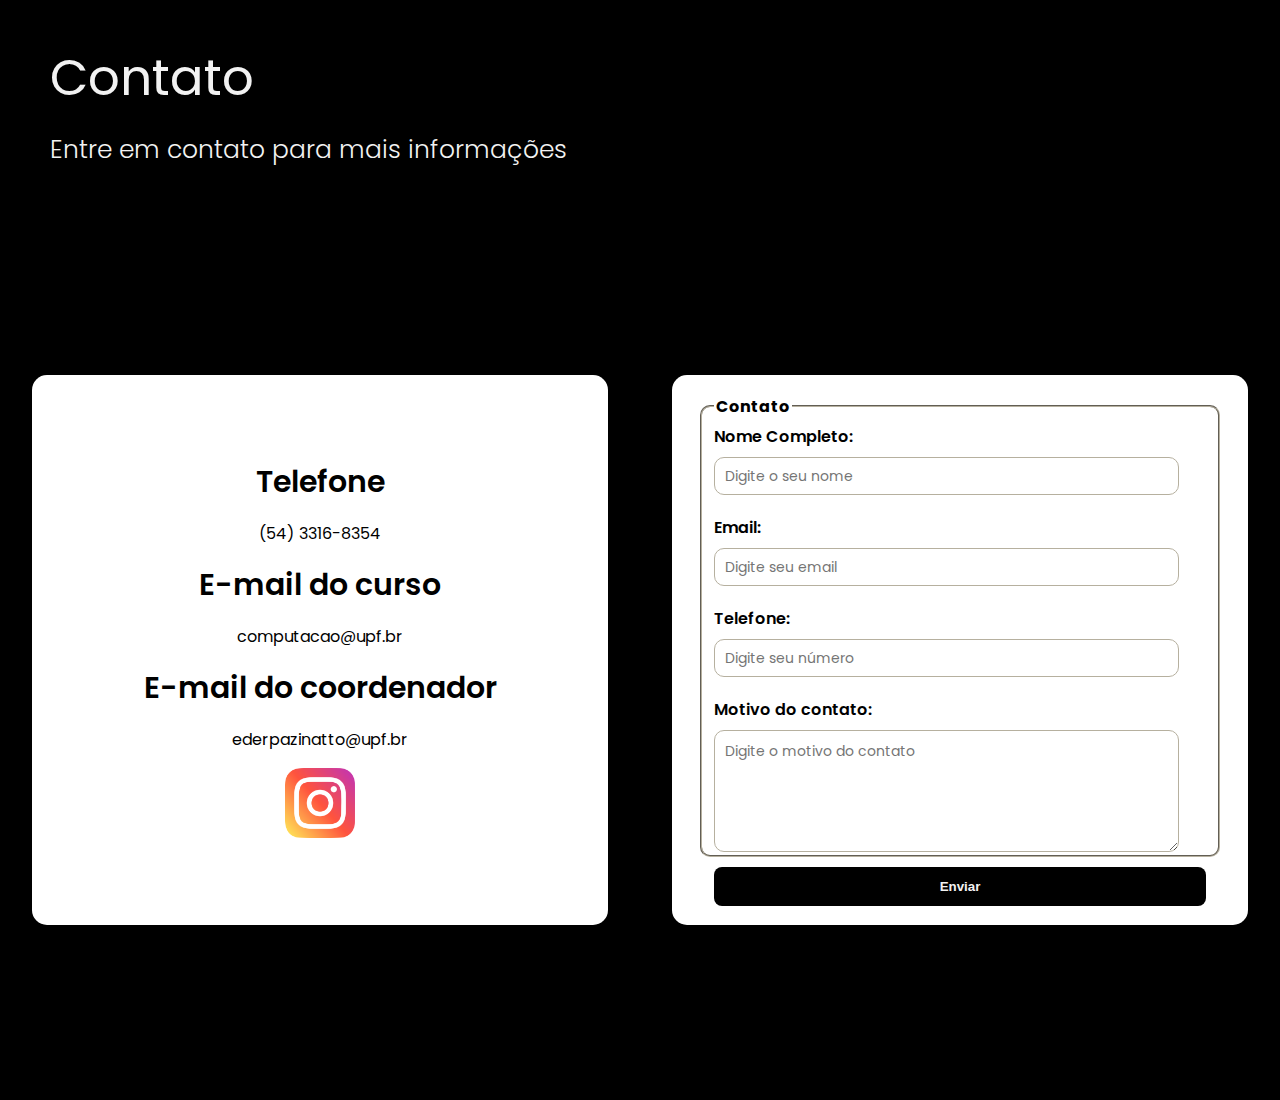
<file: trabalhoweb/form.html>
<!DOCTYPE html>
<html lang="pt-BR">
<head>
    <meta charset="UTF-8">
    <meta name="viewport" content="width=device-width, initial-scale=1.0">
    <title>Formulário</title>
    <link rel="stylesheet" href="css/formStyle.css">
</head>
<body>
    <!-- <header>
        <nav>
        </nav>
    </header> -->
        <main>
            <section class="textoContato">
                <h1>Contato</h1>
                <p>Entre em contato para mais informações</p>
            </section>
            <section class="containerHorizontal">
                <div class="containerPai">
                    <div class="cardEsquerda">
                        <h3>Telefone</h3>
                        <p>(54) 3316-8354</p>
                        <h3>E-mail do curso</h3>
                        <p>computacao@upf.br</p>
                        <h3>E-mail do coordenador</h3>
                        <p>ederpazinatto@upf.br</p>
                        <div class="appsHorizontal">
                            <a target="_blank" href="https://www.instagram.com/upfcomputacao?igsh=MTJ6YzAwaHF2MDE0dA=="><img class="imgInstagram" src="img/instagramImagem.png" ></a>       
                        </div>
                    </div>
                </div>
<!-- Aqui começa o container pai da direita -->
            <div class="containerPai">
                <div class="formContainer">
                    <form action="" id="form">
                        <fieldset>
                            <legend>Contato</legend>
                                <div class="form-group" >
                                    <label for="nome">Nome Completo:</label>
                                    <input type="text" name="nome" placeholder="Digite o seu nome" required autocomplete="on">
                                </div>
                                <div class="form-group">
                                    <label for="Email">Email:</label>
                                    <input type="email" name="email" placeholder="Digite seu email" required>
                                </div>
                                <div class="form-group">
                                    <label for="Email">Telefone:</label>
                                    <input type="number" name="number" placeholder="Digite seu número" required>
                                </div>
                                <div class="form-group">
                                    <label for="user">Motivo do contato:</label>
                                    <textarea name="mtvcontato" id="mtvcontato" required placeholder="Digite o motivo do contato"></textarea>
                                </div>
                        </fieldset>
                        <button type="submit" class="form-button">Enviar</button>
                    </form> 
                </div>
            </div>    
        </section>
    </main>
    <!-- <footer>
        <div class="footerContainer">
            <p>&copy;2025 | Site desenvolvido por: Julia Holz</p> 
        </div>
    </footer> -->
    <script src="js/formAlert.js"></script>
</body>
</html>
</file>
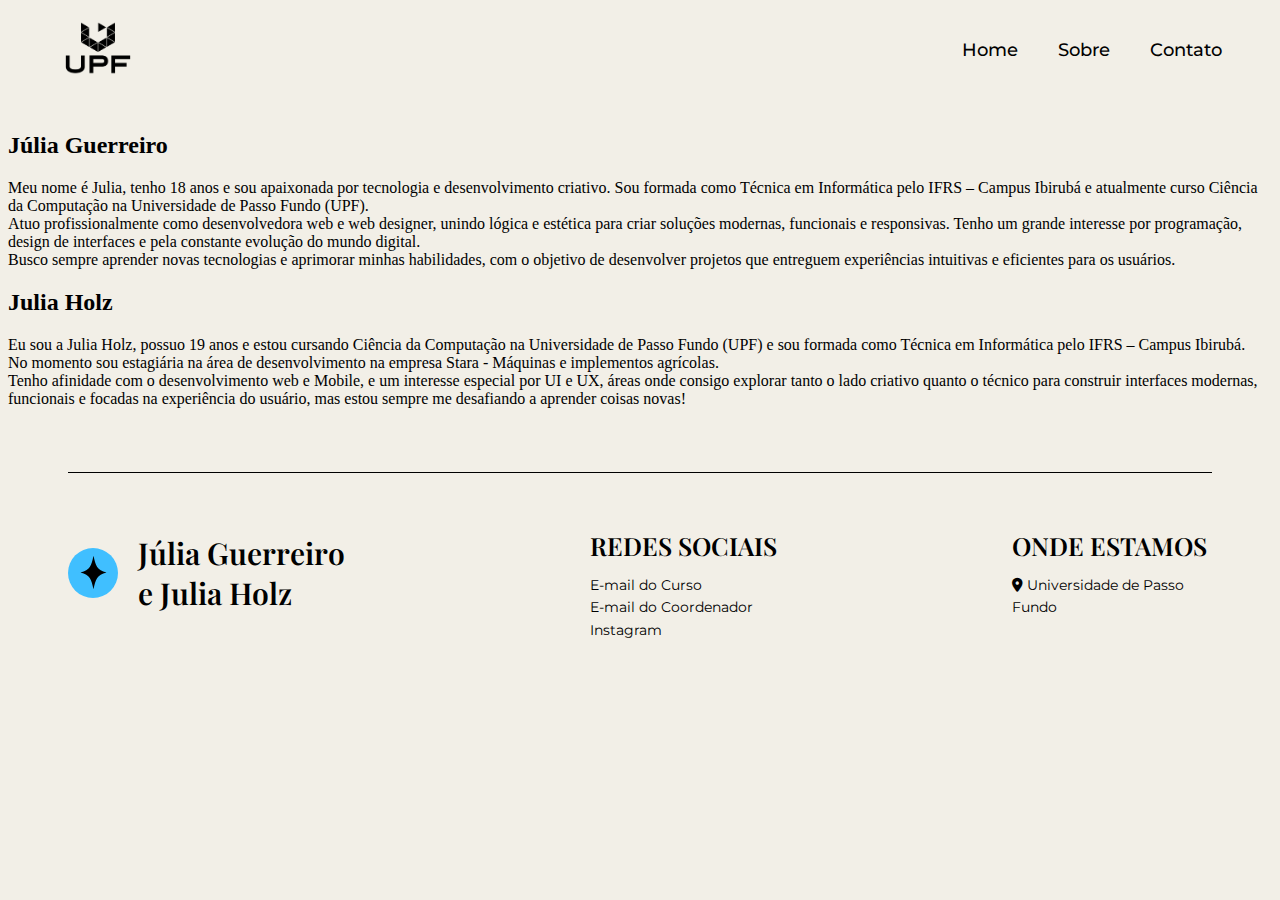
<file: trabalhoweb/sobre.html>
<!DOCTYPE html>
<html lang="en">
<head>
    <meta charset="UTF-8">
    <meta name="viewport" content="width=device-width, initial-scale=1.0">
    <title>Sobre</title>
    <link rel="stylesheet" href="https://cdnjs.cloudflare.com/ajax/libs/font-awesome/6.5.0/css/all.min.css">
    <link href="css/headerStyle.css" rel="stylesheet"/>
    <link href="css/sobreStyle.css" rel="stylesheet"/>
    <link href="css/footerStyle.css" rel="stylesheet"/>
    <style>
     @import url('https://fonts.googleapis.com/css2?family=Montserrat:ital,wght@0,100..900;1,100..900&display=swap');
     @import url('https://fonts.googleapis.com/css2?family=Playfair+Display:ital,wght@0,400..900;1,400..900&display=swap');
    </style>
</head>
<body>
    <header class="montserrat-font">
        <nav>
            <div class="logo">
                <img src="img/logoUPF.svg" alt="Logo da UPF" class="logo-img">
            </div>
            <div class="nav-links">
                <a href="index.html">Home</a>
                <a href="sobre.html">Sobre</a>
                <a href="form.html">Contato</a>
            </div>
        </nav>
    </header>
    <main>
        <h2>Júlia Guerreiro</h2>
        <p>Meu nome é Julia, tenho 18 anos e sou apaixonada por tecnologia e desenvolvimento criativo. Sou formada como Técnica em Informática pelo IFRS – Campus Ibirubá e atualmente curso Ciência da Computação na Universidade de Passo Fundo (UPF).
            <br>Atuo profissionalmente como desenvolvedora web e web designer, unindo lógica e estética para criar soluções modernas, funcionais e responsivas. Tenho um grande interesse por programação, design de interfaces e pela constante evolução do mundo digital.
            <br>Busco sempre aprender novas tecnologias e aprimorar minhas habilidades, com o objetivo de desenvolver projetos que entreguem experiências intuitivas e eficientes para os usuários.
        </p>

        <h2>Julia Holz</h2>
        <p>Eu sou a Julia Holz, possuo 19 anos e estou cursando Ciência da Computação na Universidade de Passo Fundo (UPF) e sou formada como Técnica em Informática pelo IFRS – Campus Ibirubá.
            <br>No momento sou estagiária na área de desenvolvimento na empresa Stara - Máquinas e implementos agrícolas.
            <br>Tenho afinidade com o desenvolvimento web e Mobile, e um interesse especial por UI e UX, áreas onde consigo explorar tanto o lado criativo quanto o técnico para construir interfaces modernas, funcionais e focadas na experiência do usuário, mas estou sempre me desafiando a aprender coisas novas!
        </p>

    </main>
    <footer class="footer">
        <hr/>
        <div class="footer-left">
            <div class="footer-icon">
                <img src="img/star.svg" alt="Estrela" class="footer-star">
            </div>
            <p>Júlia Guerreiro<br>e Julia Holz</p>
        </div>
        
        <div class="footer-section">
            <h3>REDES SOCIAIS</h3>
            <a href="mailto:computacao@upf.br">E-mail do Curso</a><br>
            <a href="mailto:ederpazinatto@upf.br">E-mail do Coordenador</a><br>
            <a href="https://www.instagram.com/upfcomputacao/?igsh=MTJ6YzAwaHF2MDE0dA%3D%3D#">Instagram</a>
        </div>
        
        <div class="footer-section">
            <h3>ONDE ESTAMOS</h3>
            <a href="https://www.upf.br/"><i class="fa-solid fa-location-dot"></i>  Universidade de Passo Fundo</a><br>
        </div>
    </footer>
</body>
</html>
</file>
<file: trabalhoweb/css/formStyle.css>
@import url('https://fonts.googleapis.com/css2?family=Poppins:ital,wght@0,100;0,200;0,300;0,400;0,500;0,600;0,700;0,800;0,900;1,100;1,200;1,300;1,400;1,500;1,600;1,700;1,800;1,900&display=swap');

    body {
      margin: 0;
      background-color: #000000;
    }


    .textoContato{
      width: 100%;
      height: 200px;
      display: flex;
      justify-content: center;
      flex-direction: column;
    }
    .textoContato h1{
      font-size: 50px;
      color: rgb(242, 242, 242);
      font-family: "Poppins", sans-serif;
      font-weight: 400;
      font-style: normal;
      margin-bottom: 10px;
      padding-left: 50px;
    }

    .textoContato p{
      font-size: 25px;
      color: rgb(242, 242, 242);
      font-family: "Poppins", sans-serif;
      font-weight: 300;
      font-style: normal;
      margin-top: 5px;
      padding-left: 50px;
    }

    .containerHorizontal{
      width: 100%;
      height: 100vh;
      display: flex;
      justify-content: center;
      align-items: center;
    }

    .containerPai{
      width: 50%;
      height: 600px;
      display: flex;
      justify-content: center;
      align-items: center;
    }

    .cardEsquerda{
      background-color: white;
      border-radius: 15px;
      box-shadow: 0 15px 30px rgba(0, 0, 0, 0.1); 
      width: 90%;
      height: 550px;
      display: flex;
      justify-content: center;
      align-items: center;
      flex-direction: column;
    }

    .cardEsquerda h3{
      font-family: "Poppins", sans-serif;
      font-weight: 600;
      font-style: normal;
      font-size: 30px;
      margin: 0px;
    }

    .cardEsquerda p{
      font-family: "Poppins", sans-serif;
      font-weight: 400;
      font-style: normal;
    }

    .appsHorizontal{
      display: flex;
      align-items: center;
      justify-content: center;
    }

    .imgInstagram{
      width: 70px;
      height: 70px;
    }

    .formContainer {
      background: white;
      border-radius: 15px;
      box-shadow: 0 15px 30px rgba(0, 0, 0, 0.1); 
      width: 90%;
      height: 550px;
      display: flex;
      justify-content: center;
      align-items: center;
    } 

    form{
      width: 95%;
      height: 95%;
      display: flex;
      justify-content: center;
      align-items: center;
      flex-direction: column;  
    }



    fieldset{
      height: 85%;
      width: 90%;
      border-radius: 10px;
      border-color: rgb(182, 176, 159) ;
      
    }

    legend{
      font-family: "Poppins", sans-serif;
      font-weight: 700;
      font-style: normal;
    }

    input::placeholder{
      font-family: "Poppins", sans-serif;
      font-weight: 400;
      font-style: normal;

    }

    textarea::placeholder{
      font-family: "Poppins", sans-serif;
      font-weight: 400;
      font-style: normal;

    }
  

    .form-group {
      margin-bottom: 20px;
    }

    .form-group label {
      display: block;
      margin-bottom: 8px;
      color: black;
      font-family: "Poppins", sans-serif;
      font-weight: 600;
      font-style: normal;
    } 

    .form-group input,
    .form-group textarea {
      width: 90%;
      padding: 10px;
      border: 1px solid rgb(182, 176, 159);
      border-radius: 10px;
      transition: all 0.3s ease;
      font-size: 14px;
    } 

    .form-group input:focus,
    .form-group textarea:focus {
      border-color: black;
      box-shadow: 0 0 8px rgba(116, 235, 213, 0.5);
      outline: none;
    } 

    .form-group textarea {
      resize: vertical;
      min-height: 100px;
    } 

    .form-button {
      display: block;
      width: 90%;
      padding: 12px;
      background:rgb(0, 0, 0);
      color: rgb(242, 242, 242);
      font-weight: bold;
      border: none;
      border-radius: 8px;
      cursor: pointer;
      transition: 0.3s ease;
      margin-top: 10px;
    } 

    .form-button:hover {
      background: #292a2a;
    }
</file>
<file: trabalhoweb/css/headerStyle.css>
nav {
  display: flex;
  justify-content: space-between;
  align-items: center;
  padding: 20px 50px;
  background-color: transparent;
  z-index: 10;
  position: relative;
  margin-top: -20px;
}

.montserrat-font {
  font-family: "Montserrat", sans-serif;
  font-optical-sizing: auto;
  font-weight: 400;
  font-style: normal;
}

.playfair-display-font {
  font-family: "Playfair Display", serif;
  font-optical-sizing: auto;
  font-weight: 600;
  font-style: normal;
}

.nav-links {
  display: flex;
  align-items: center;
  gap: 40px;
}

.icons {
  display: flex;
  gap: 10px; 
}

nav a {
  text-decoration: none;
  color: black;
  font-size: 18px;
  font-weight: 500;
}

.logo-img {
  width: 80px;
}

.acessibilidade{
  background-color: #40bfff;
  color: black;
  font-weight: 600;
  padding: 12px 30px;
  border-radius: 30px;
  text-decoration: none;
  font-size: 14px;
  font-family: 'Montserrat', sans-serif;
  border: none;
}

.acessibilidade:hover {
  background-color: #93d8fd;
}

#light {
  display: none;
}

.darkTheme {
  background-color: #000000;
  color: white;
}

.darkTheme nav a {
  color: white;
}

.darkTheme .logo-img {
  filter: brightness(0) invert(1); 
}
</file>
<file: trabalhoweb/css/sobreStyle.css>
body{
    background-color: #f2efe7;
}

.sobre-section {
  padding: 100px 40px;
  text-align: center;
}

.conclusao-title-container {
  display: flex;
  align-items: center;
  justify-content: center;
  gap: 20px;
  margin-bottom: 60px;
}

.conclusao-title {
  font-family: "Playfair Display", serif;
  font-size: 64px;
  font-weight: 600;
  color: black;
}

.estrela {
  width: 40px;
  height: 40px;
}

.perfil {
  max-width: 900px;
  margin: 0 auto 60px auto;
  text-align: justify;
  flex: 1;
}

.espaco{
    height: 150px;
}

.perfil h3 {
  font-family: "Playfair Display", serif;
  font-size: 32px;
  margin-bottom: 20px;
  color: #222;
}

.perfil p {
  font-family: "Montserrat", sans-serif;
  font-size: 18px;
  color: #444;
  line-height: 1.7;
}
.perfil-box {
  display: flex;
  align-items: center;
  gap: 40px;
  max-width: 1000px;
  margin: 0 auto 60px;
  flex-wrap: wrap;
}

.perfil-img {
  width: 350px;
  object-fit: cover;
}
</file>
<file: trabalhoweb/css/footerStyle.css>
.footer {
  display: flex;
  flex-wrap: wrap;
  justify-content: space-between;
  align-items: flex-start;
  padding: 40px 60px;
  font-family: "Playfair Display", serif;
  font-size: 16px;
  color: black;
  position: relative;
}

.footer hr {
  width: 100%;
  border: none;
  border-top: 1px solid black;
  margin-bottom: 30px;
}

.footer-left {
  display: flex;
  align-items: center;
  gap: 20px;
  max-width: 300px;
  flex: 1;
}

.footer-icon {
  background-color: #40bfff;
  width: 50px;
  height: 50px;
  border-radius: 50%;
  display: flex;
  justify-content: center;
  align-items: center;
}

.footer-star {
  width: 35px;
}

.footer-left p {
  font-family: "Playfair Display", serif;
  font-size: 30px;
  font-weight: 600;
}

.footer-section {
  flex: 1;
  max-width: 200px;
  min-width: 150px;
  line-height: 1.4;
}

.footer-section h3 {
  font-size: 25px;
  font-weight: 600;
  margin-bottom: 10px;
  text-transform: uppercase;
}

.footer-section a {
  margin: 5px 0;
  font-family: "Montserrat", sans-serif;
  font-weight: 400;
  font-size: 14px;
  text-decoration: none;
  color: black;
}

.darkTheme .footer {
    color: white;
}

.darkTheme .footer hr {
  border-top: 1px solid white;
}

.darkTheme .footer a {
    color: white;
}
</file>
